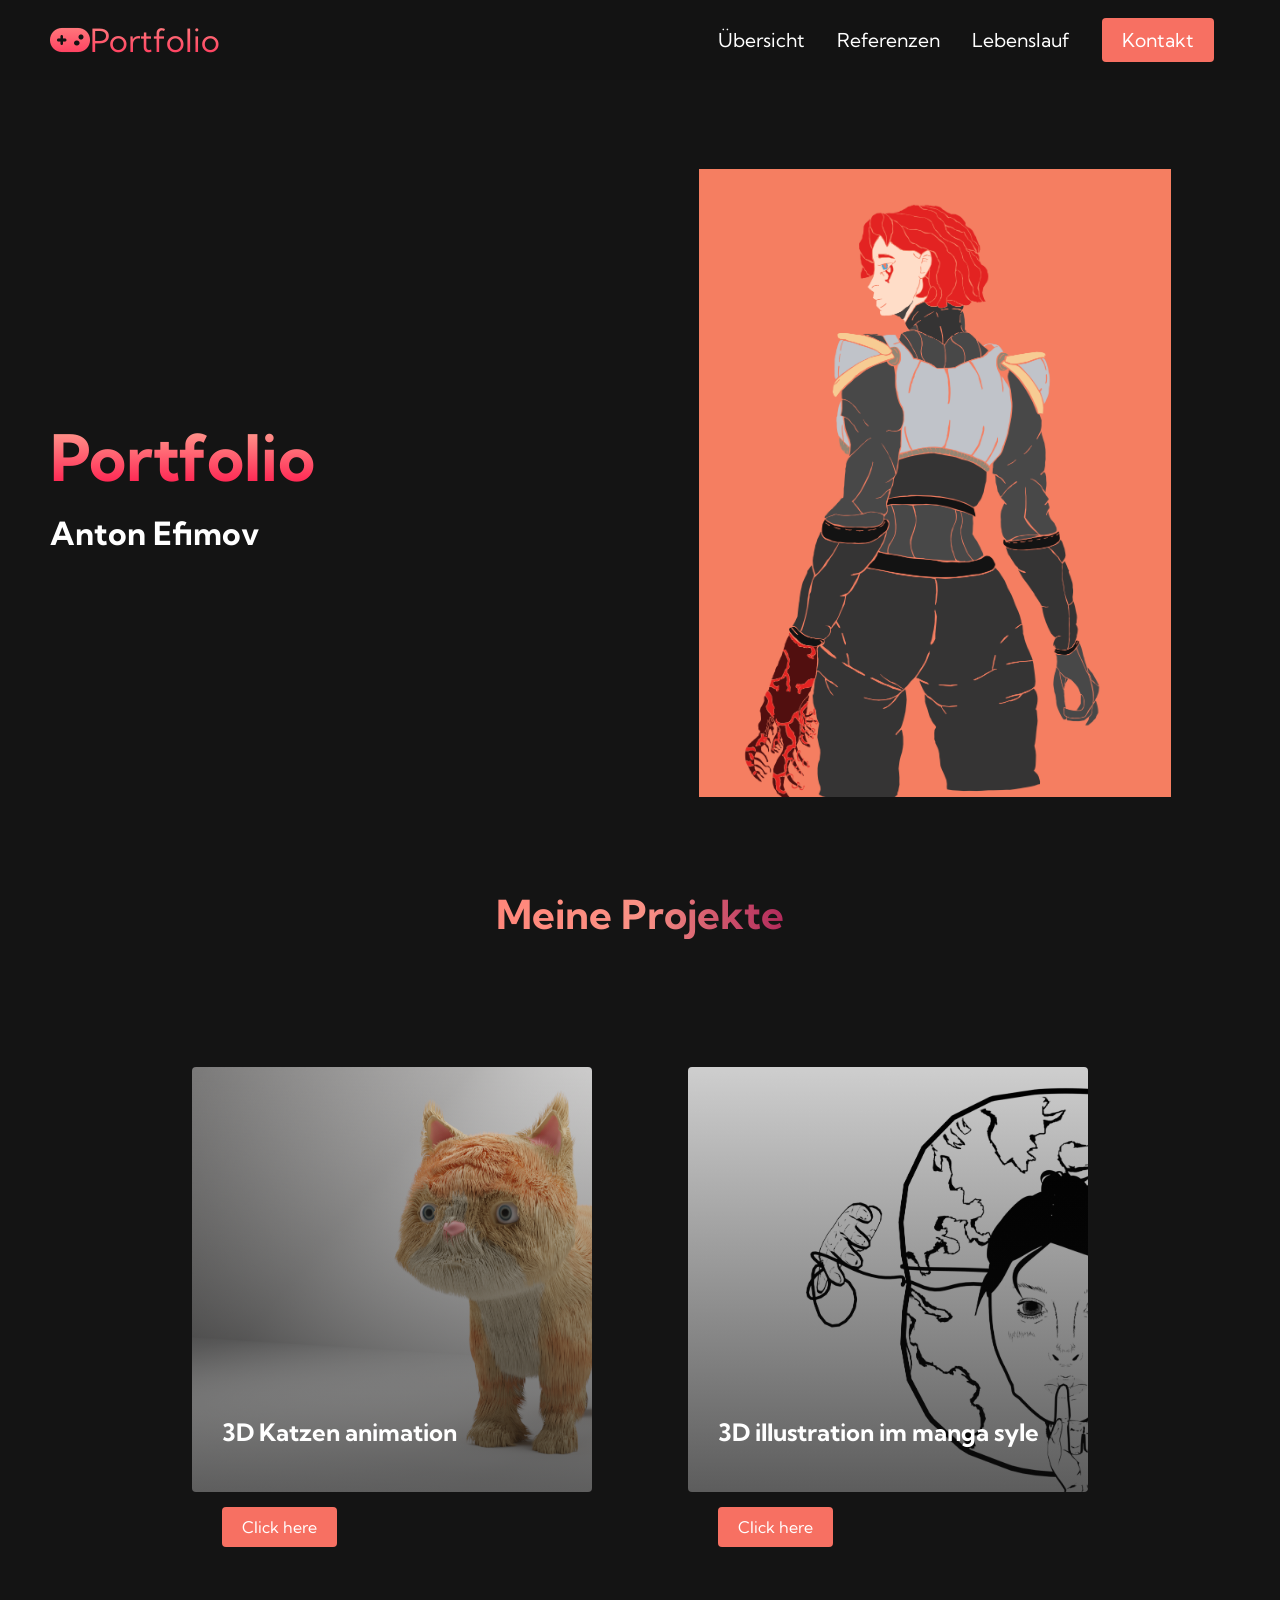
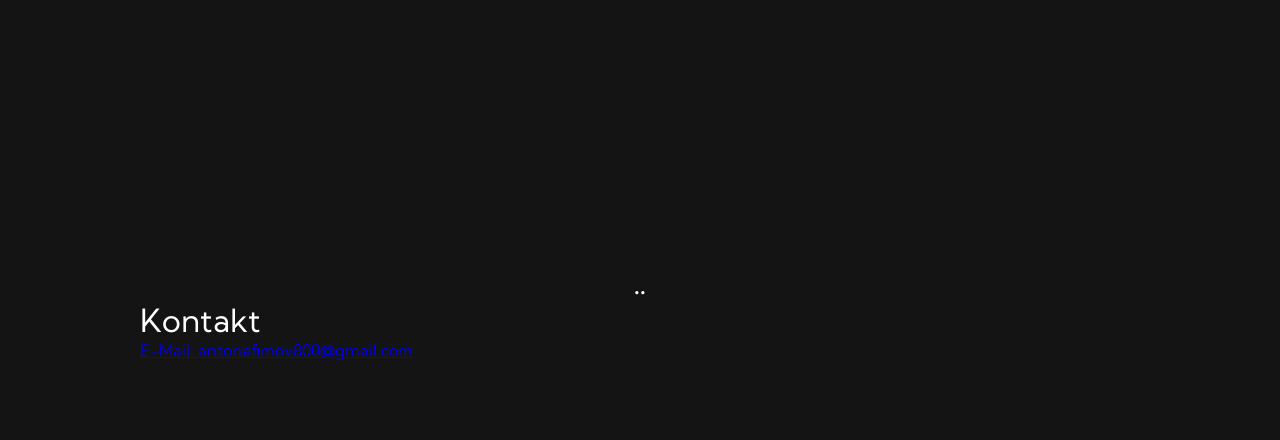
<file: index.html>
<!DOCTYPE html>
<html lang="en">
<head>
  <meta charset="UTF-8" />
  <meta name="viewport" content="width=device-width, 
  initial-scale=1.0"/>
  <title>Projekt RPG</title>
  <link rel="stylesheet" href="Übersicht styles.css"/>
  <link rel="stylesheet" href="https://cdnjs.cloudflare.com/ajax/libs/font-awesome/6.7.2/css/all.min.css" integrity="sha512-Evv84Mr4kqVGRNSgIGL/F/aIDqQb7xQ2vcrdIwxfjThSH8CSR7PBEakCr51Ck+w+/U6swU2Im1vVX0SVk9ABhg==" crossorigin="anonymous" referrerpolicy="no-referrer" />
  
  <link rel="preconnect" href="https://fonts.googleapis.com">
<link rel="preconnect" href="https://fonts.gstatic.com" crossorigin>
<link href="https://fonts.googleapis.com/css2?family=Kumbh+Sans&display=swap" rel="stylesheet">
<link href="file:///C:/Users/efimo/OneDrive/Desktop/Webseite-Arbeitsprope-%20Anton%20Efimov/Portfolio.html">


</head>
 <body>
   <!--Navbar Secktion-->
   <nav class="navbar">
     <div class="navbar__container">
       <a href="" id="navbar__logo">
         <i class="fa-solid fa-gamepad"></i>Portfolio
       </a>

       <div class="navbar__toggle" id="mobile-menu">
         <span class="bar"></span>
         <span class="bar"></span>
         <span class="bar"></span>
       </div>
       <ul class="navbar__menu">
         <li class="navbar__item">
           <a href="index.html" class="navbar__links">Übersicht</a>
         </li>
         <li class="navbar__item">
           <a href="#Projekte" class="navbar__links">Referenzen</a>
         </li>
         <li class="navbar__item">
           <a href="Lebenslauf.html" class="navbar__links">Lebenslauf</a>
         </li>
         <li class="navbar__btn">
           <a href="#Kontakt" class="button">Kontakt</a>
         </li>
        </ul>
     </div>
   </nav>
    
   <!--Hero Section-->
   <div class="main">
     <div class="main__container">
       <div class="main__content">
         <h1>Portfolio</h1>
         <h2></h2>
         <p>Anton Efimov</p>
         </div>
         <div class="main__img--container">
         <img src='bilder/pose 3.png' alt="pic" id="main__img">
        </div>
     </div>
   </div>

   <!--Services Section-->
   <div class="services">
    <h1>Meine Projekte</h1>
    <div class="services__container" id="Projekte">
       <a href="Portfolio copy.html" class="services__card">
        <h2>3D Katzen animation</h2>
        <p></p>
        <button>Click here</button>
       </a>
        <a href="Portfolio.html" class="services__card">
         <h2>3D illustration im manga syle</h2>
         <p></p>
         <button>Click here</button>
        </a>
   </div>
   </div>

   <!--Footer Sektion-->
   <div class="footer__container" id="Kontakt">
   <div class="footer__links">
    <div class="footer__links--wrapper">
     <div class="footer__link--items">
      <h2></h2>
      <a href=""></a>
      <a href=""></a>
      <a href=""></a>
      <a href=""></a>
      <a href=""></a>
     </div>
     <div class="footer__link--items">
      <h2></h2>
      <a href=""></a>
      <a href=""></a>
      <a href=""></a>
      <a href=""></a>
     </div>  
    </div>
    <div class="footer__links--wrapper">
      <div class="footer__link--items">
       <h2>.</h2>
       <a href=""> </a>
       <a href=""></a>
       <a href=""></a>
       <a href=""></a>
      </div>
      <div class="footer__link--items">
       <h2>.</h2>
       <a href=""></a>
       <a href=""></a>
       <a href=""></a>
       <a href=""></a>
      </div>  
     </div>
   </div>
   <div class="social__media">
    <div class="social__media--wrap">
      <div class="footer__logo">
        <a href="" id="footer__logo"><i class=fas
          fa-gem></i>Kontakt</a>
      </div>
      <p class="website__rights"><a href="mailto:antonefimov800@gmail.com">E-Mail: antonefimov800@gmail.com</a></p>
          <a href="" class="social__icon--link" target="_blank">
          </a>
          <a href="" class="social__icon--link" target="_blank">
          </a>
          <a href="" class="social__icon--link" target="_blank">
          </a>
          <a href="" class="social__icon--link" target="_blank">
          </a>
         </div>
    </div>
   </div>
   </div>
   

   <script src="app.js"></script>       
  </body>
</html>
</file>
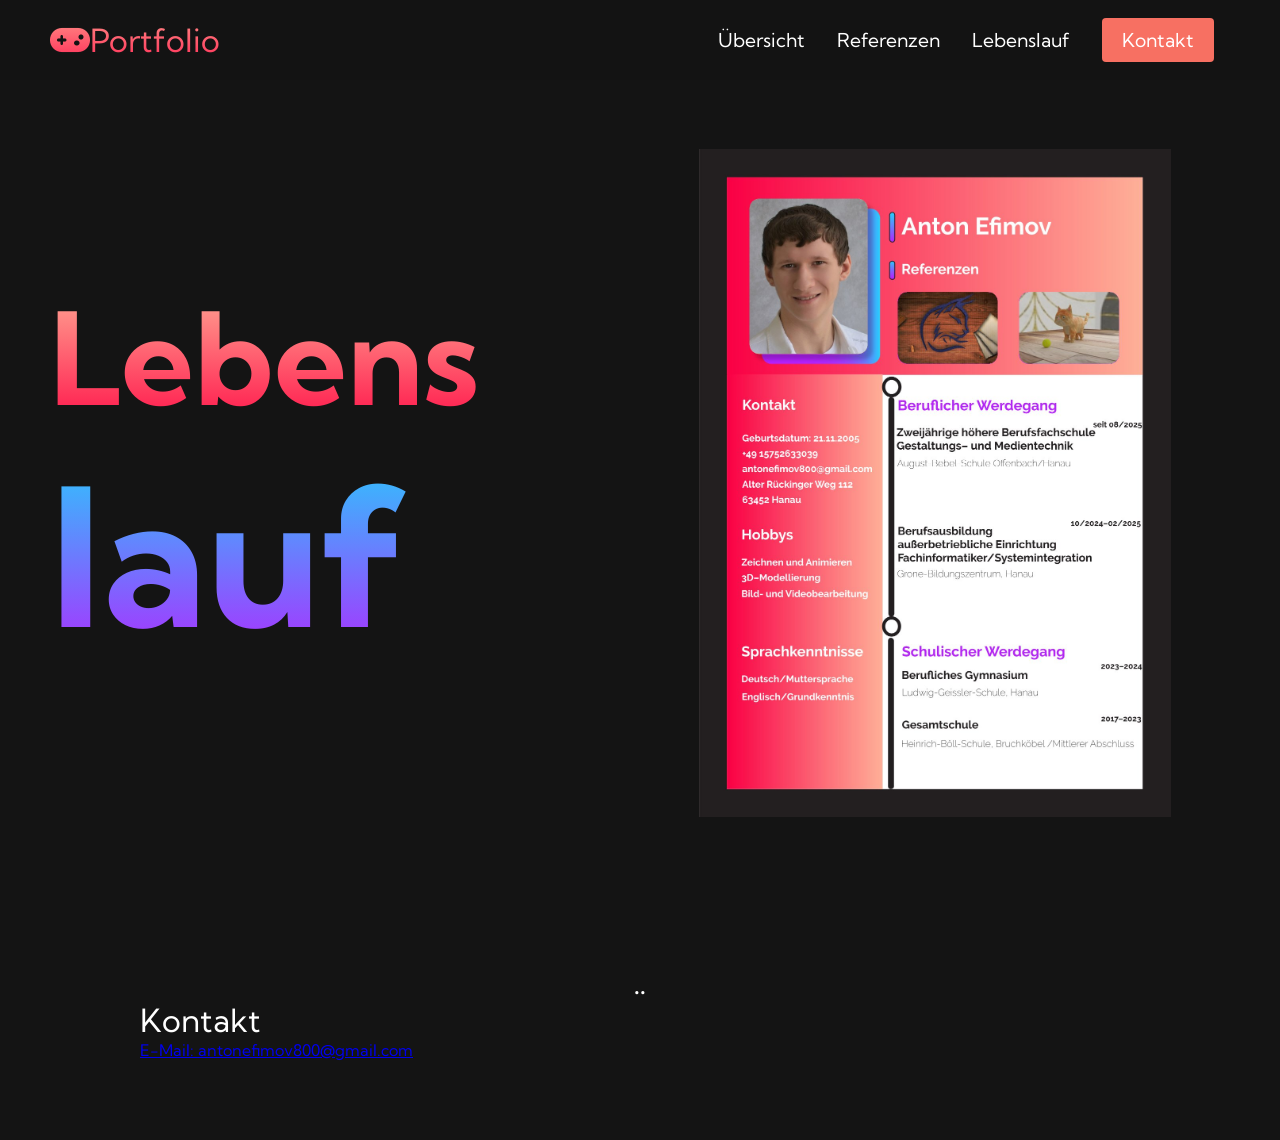
<file: Lebenslauf.html>
<!DOCTYPE html>
<html lang="en">
<head>
  <meta charset="UTF-8" />
  <meta name="viewport" content="width=device-width, 
  initial-scale=1.0"/>
  <title>Projekt RPG</title>
  <link rel="stylesheet" href="Lebenslauf.css"/>
  <link rel="stylesheet" href="https://cdnjs.cloudflare.com/ajax/libs/font-awesome/6.7.2/css/all.min.css" integrity="sha512-Evv84Mr4kqVGRNSgIGL/F/aIDqQb7xQ2vcrdIwxfjThSH8CSR7PBEakCr51Ck+w+/U6swU2Im1vVX0SVk9ABhg==" crossorigin="anonymous" referrerpolicy="no-referrer" />
  
  <link rel="preconnect" href="https://fonts.googleapis.com">
<link rel="preconnect" href="https://fonts.gstatic.com" crossorigin>
<link href="https://fonts.googleapis.com/css2?family=Kumbh+Sans&display=swap" rel="stylesheet">
<link href="file:///C:/Users/efimo/OneDrive/Desktop/Webseite-Arbeitsprope-%20Anton%20Efimov/Portfolio.html">


</head>
 <body>
   <!--Navbar Secktion-->
   <nav class="navbar">
     <div class="navbar__container">
       <a href="" id="navbar__logo">
         <i class="fa-solid fa-gamepad"></i>Portfolio
       </a>

       <div class="navbar__toggle" id="mobile-menu">
         <span class="bar"></span>
         <span class="bar"></span>
         <span class="bar"></span>
       </div>
       <ul class="navbar__menu">
         <li class="navbar__item">
           <a href="index.html" class="navbar__links">Übersicht</a>
         </li>
         <li class="navbar__item">
           <a href="#Projekte" class="navbar__links">Referenzen</a>
         </li>
         <li class="navbar__item">
           <a href="Lebenslauf.html" class="navbar__links">Lebenslauf</a>
         </li>
         <li class="navbar__btn">
           <a href="#Kontakt" class="button">Kontakt</a>
         </li>
        </ul>
     </div>
   </nav>
    
   <!--Hero Section-->
   <div class="main">
     <div class="main__container">
       <div class="main__content">
         <h1>Lebens</h1>
         <h2>lauf</h2>
         <p></p>

         </div>
         <div class="main__img--container">
           <a href="bilder/0.jpg" download>
         <img src='bilder/0.jpg' alt="pic" id="main__img">
         </a>
        </div>
     </div>
   </div>

  

   <!--Footer Sektion-->
   <div class="footer__container" id="Kontakt">
   <div class="footer__links">
    <div class="footer__links--wrapper">
     <div class="footer__link--items">
      <h2></h2>
      <a href=""></a>
      <a href=""></a>
      <a href=""></a>
      <a href=""></a>
      <a href=""></a>
     </div>
     <div class="footer__link--items">
      <h2></h2>
      <a href=""></a>
      <a href=""></a>
      <a href=""></a>
      <a href=""></a>
     </div>  
    </div>
    <div class="footer__links--wrapper">
      <div class="footer__link--items">
       <h2>.</h2>
       <a href=""> </a>
       <a href=""></a>
       <a href=""></a>
       <a href=""></a>
      </div>
      <div class="footer__link--items">
       <h2>.</h2>
       <a href=""></a>
       <a href=""></a>
       <a href=""></a>
       <a href=""></a>
      </div>  
     </div>
   </div>
   <div class="social__media">
    <div class="social__media--wrap">
      <div class="footer__logo">
        <a href="" id="footer__logo"><i class=fas
          fa-gem></i>Kontakt</a>
      </div>
      <p class="website__rights"><a href="mailto:antonefimov800@gmail.com">E-Mail: antonefimov800@gmail.com</a></p>
          <a href="" class="social__icon--link" target="_blank">
          </a>
          <a href="" class="social__icon--link" target="_blank">
          </a>
          <a href="" class="social__icon--link" target="_blank">
          </a>
          <a href="" class="social__icon--link" target="_blank">
          </a>
         </div>
    </div>
   </div>
   </div>
   

   <script src="app.js"></script>       
  </body>
</html>
</file>
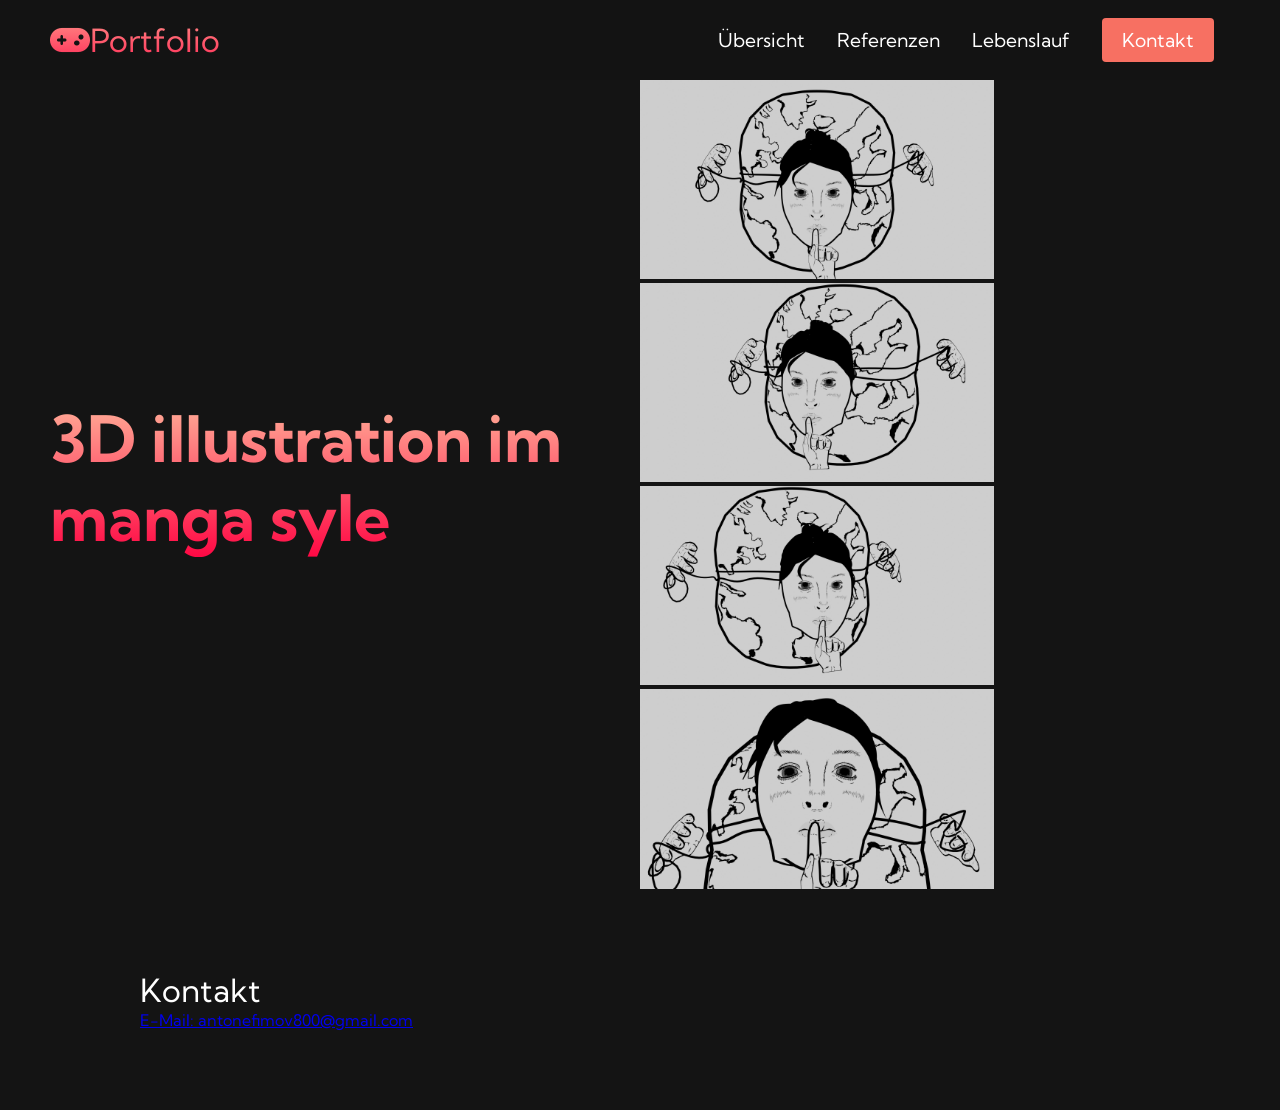
<file: Portfolio.html>
<!DOCTYPE html>
<html lang="en">
<head>
  <meta charset="UTF-8" />
  <meta name="viewport" content="width=device-width, 
  initial-scale=1.0"/>
  <title>Projekt RPG</title>
  <link rel="stylesheet" href="Portfolio styles .css"/>
  <link rel="stylesheet" href="https://cdnjs.cloudflare.com/ajax/libs/font-awesome/6.7.2/css/all.min.css" integrity="sha512-Evv84Mr4kqVGRNSgIGL/F/aIDqQb7xQ2vcrdIwxfjThSH8CSR7PBEakCr51Ck+w+/U6swU2Im1vVX0SVk9ABhg==" crossorigin="anonymous" referrerpolicy="no-referrer" />
  
  <link rel="preconnect" href="https://fonts.googleapis.com">
<link rel="preconnect" href="https://fonts.gstatic.com" crossorigin>
<link href="https://fonts.googleapis.com/css2?family=Kumbh+Sans&display=swap" rel="stylesheet">

</head>
 <body>
   <!--Navbar Secktion-->
   <nav class="navbar">
     <div class="navbar__container" id="Portfolio">
       <a href="" id="navbar__logo">
         <i class="fa-solid fa-gamepad"></i>Portfolio
       </a>

       
       <div class="navbar__toggle" id="mobile-menu">
         <span class="bar"></span>
         <span class="bar"></span>
         <span class="bar"></span>
       </div>
       <ul class="navbar__menu">
         <li class="navbar__item">
           <a href="index.html" class="navbar__links">Übersicht</a>
         </li>
         <li class="navbar__item">
           <a href="Portfolio.html" class="navbar__links">Referenzen</a>
         </li>
         <li class="navbar__item">
           <a href="Lebenslauf.html" class="navbar__links">Lebenslauf</a>
         </li>
         <li class="navbar__btn">
           <a href="#Kontakt" class="button">Kontakt</a>
         </li>
        </ul>
     </div>
   </nav>
    
   <!--Hero Section-->
   <div class="main">
     <div class="main__container">
       <div class="main__content">
         <h1>3D illustration im manga syle</h1>
         <h2></h2>
         <p></p>
         </div>
         <div class="main__img--container">
         <img src='bilder/Bild.png' alt="pic" id="main__img">
         <img src='bilder/Bild 2.png' alt="pic" id="main__img">
         <img src='bilder/Bild 3.png' alt="pic" id="main__img">
         <img src='bilder/Bild 4.png' alt="pic" id="main__img">
        </div>
     </div>
   </div>

  

   
   <!--Footer Sektion-->
   <div class="footer__container" id="Kontakt">
   <div class="footer__links">
    <div class="footer__links--wrapper">
     <div class="footer__link--items">
      <h2> </h2>
      <a href="">  </a>
      <a href=""></a>
      <a href=""></a>
      <a href=""></a>
      <a href="">  </a>
     </div>
     <div class="footer__link--items">
      <h2> </h2>
      <a href=""></a>
      <a href=""></a>
      <a href=""></a>
      <a href=""></a>
     </div>  
    </div>
    <div class="footer__links--wrapper">
      <div class="footer__link--items">
       <h2></h2>
       <a href=""> </a>
       <a href=""></a>
       <a href=""></a>
       <a href=""></a>
      </div>
      <div class="footer__link--items">
       <h2></h2>
       <a href=""></a>
       <a href=""></a>
       <a href=""></a>
       <a href=""></a>
      </div>  
     </div>
   </div>
   <div class="social__media">
    <div class="social__media--wrap">
      <div class="footer__logo">
        <a href="" id="footer__logo"><i class=fas
          fa-gem></i>Kontakt</a>
      </div>
      <p class="website__rights"><a href="mailto:antonefimov800@gmail.com">E-Mail: antonefimov800@gmail.com</a></p>
          <a href="" class="social__icon--link" target="_blank">
          </a>
          <a href="" class="social__icon--link" target="_blank">
          </a>
          <a href="" class="social__icon--link" target="_blank">
          </a>
          <a href="" class="social__icon--link" target="_blank">
          </a>
         </div>
    </div>
   </div>
   </div>
   

   <script src="app.js"></script>       
  </body>
</html>
</file>
<file: Übersicht styles.css>
*{
  box-sizing: border-box;
  margin: 0;
  padding: 0;
  font-family: 'Kumbh Sans', sans-serif;
}

.navbar {
  background: #131313;
  height: 80px;
  display: flex;
  justify-content: center;
  align-items: center;
  font-size: 1.2rem;
  position: sticky;
  top: 0;
  z-index: 999;
}


.navbar__container {
  display: flex;
  justify-content: space-between;
  height: 80px;
  z-index: 1;
  width: 100%;
  max-width: 1300px;
  margin: 0 auto;
  padding: 0 50px;
}

#navbar__logo{
  background-color:#ff8177;
  background-image: linear-gradient(to top, #ff0844 0%, #ffb199 100%);
  background-size: 100%;
  -webkit-background-clip: text;
  -moz-background-clip: text;
  -webkit-text-fill-color: transparent;
  -moz-text-fill-color: transparent;
  display: flex;
  align-items: center;
  cursor: pointer;
  text-decoration: none;
  font-size: 2rem;
}

.fa-gem{
  margin-right: 0.5rem;
}

.navbar__menu{
  display: flex;
  align-items: center;
  list-style: none;
  text-align: center;
}

.navbar__item{
  height: 80px;
}

.navbar__links {
  color: #fff;
  display: flex;
  align-items: center;
  justify-content: center;
  text-decoration: none;
  padding: 0 1rem;
  height: 100%;
}

.navbar__btn {
 display: flex;
 justify-content: center;
 align-items: center;
 padding: 0 1rem;
 width: 100%;
}

.button{
  display: flex;
  justify-content: center;
  align-items: center;
  text-decoration: none;
  padding: 10px 20px;
  height: 100%;
  width: 100%;
  border: none;
  outline: none;
  border-radius: 4px;
  background: #f77062;
  color: #fff;
}

.button:hover{
  background: #4837ff;
  transition: all 0.3s ease;
}

.navbar__links:hover{
  color: #f77062;
  transition: all 0.3s ease;
}

@media screen and (max-width: 960px) {
  .navbar__container {
    display: flex;
    justify-content: space-between;
    align-items: center;
    height: 80px;
    width: 100%;
    max-width: 1300px;
    padding: 0;
    z-index: 10;
  }

  .navbar__menu {
    display: grid;
    grid-template-columns: 1fr;
    width: 100%;
    margin: 0;
    position: absolute;
    top: -100vh;
    opacity: 0;
    transition: all 0.5s ease;
    height: 50vh;
    background: #131313;
    z-index: 1;
  }

  .navbar__menu.active {
    top: 100%;
    opacity: 1;
    z-index: 99;
    font-size: 1.6rem;
  }

  #navbar__logo {
    padding-left: 25px;
  }

  
  .navbar__toggle .bar {
    display: block;
    width: 25px;
    height: 3px;
    margin: 5px auto;
    background: #fff;
    cursor: pointer;
    transition: all 0.3s ease-in-out;
  }

  .navbar__item {
    width: 100%;
  }

  .navbar__links {
    display: flex;
    justify-content: center;
    align-items: center;
    padding: 2rem;
    width: 100%;
    text-align: center;
  }

  #mobile-menu {
    position: absolute;
    top: 20%;
    right: 5%;
    transform: translate(5%, 20%);
  }

  .navbar__btn {
    padding-bottom: 2rem;
  }

  .button {
    display: flex;
    justify-content: center;
    align-items: center;
    width: 80%;
    height: 80px;
    margin: 0 auto;
  }

 
  #mobile-menu.is-active .bar:nth-child(2) {
    opacity: 0;
  }

  #mobile-menu.is-active .bar:nth-child(1) {
    transform: translateY(8px) rotate(45deg);
  }

  #mobile-menu.is-active .bar:nth-child(3) {
    transform: translateY(-8px) rotate(-45deg);
  }
}


/*Hero Section CSS*/
.main {
  background-color: #141414;
}

.main__container {
  display: grid;
  grid-template-columns: 1fr 1fr;
  align-items: center;
  justify-self: center;
  margin: 0 auto;
  height: 90vh;
  background-color: #141414;
  z-index: 1;
  width: 100%;
  max-width: 1300px;
  padding: 0 50px;
}

.main__content h1 {
  font-size: 4rem;
  background-color: #ff8177;
  background-image: linear-gradient(to top, #ff0844 0%, #ffb199 100%);
  background-size: 100%;
  -webkit-background-clip: text;
  -moz-background-clip: text;
  background-clip: text;
  -webkit-text-fill-color: transparent;
  -moz-text-fill-color: transparent;
}

.main__content h2 {
  font-size: 4rem;
  background-color: #ff8177;
  background-image: linear-gradient(to top, #b721ff 0%, #21d4fd 100%);
  background-size: 100%;
  -webkit-background-clip: text;
  -moz-background-clip: text;
  background-clip: text;
  -webkit-text-fill-color: transparent;
  -moz-text-fill-color: transparent;
}

.main__content p{
  margin-top: 1rem;
  font-size: 2rem;
  font-weight:700;
  color: #fff;
}


.main__img--container {
  text-align: center;
}

#main__img{
  height: 80%;
  width: 80%;
}

/*Mobile*/
@media screen and (max-width: 768px) {
  .main__container{
    display: grid;
    grid-template-columns: auto;
    align-items: center;
    justify-self: center;
    width: 100%;
    margin: 0 auto;
    height: 90vh;
  }

  .main__content {
    text-align: center;
    margin-bottom: 4rem;
  }

  .main__content h1 {
    font-size: 2.5rem;
    margin-top: 2rem;
  }

  .main__content h2 {
    font-size: 3rem;
  }

  .main__content p {
  margin-top: 1rem;
  font-size: 1.5rem;
  }
  
}


@media screen and (max-width: 480px) {
  .main__content h1 {
    font-size: 2rem;
    margin-top: 3rem;
  }

  .main__content h2 {
    font-size: 2rem;
  }

  .main__content p {
  margin-top: 2rem;
  font-size: 1.5rem;
  }

  .main__btn{
     padding: 12px 36px;
     margin: 2.5rem 0;
  }

}

/*Servies Section CSS */
.services {
  background: #141414;
  display: flex;
  flex-direction: column;
  align-items: center;
  height: 100vh;
}

.services h1 {
  background-color: #ff8177;
  background-image: linear-gradient(
    to right,
     #ff8177 0%,
     #ff867a 0%,
     #ff8c7f 21%,
     #f99185 52%,
     #cf556c 78%,
     #b12a5b 100%
   );
   background-size: 100%;
   margin-bottom: 5rem;
   font-size: 2.5rem;
   -webkit-background-clip: text;
   -moz-background-clip: text;
   background-clip: text;
   -webkit-text-fill-color: transparent;
   -moz-text-fill-color: transparent;
}

.services__container{
  display: flex;
  justify-content: center;
  flex-wrap: wrap;
}

.services__card {
  margin: 3rem;
  height: 425px;
  width: 400px;
  border-radius : 4px;
  background-image: linear-gradient(to bottom, rgba(0,0,0,0) 0%, rgba(17,
  17,17, 0.6) 100%), url('bilder/katze.png');
  background-size: cover;
  position: relative;
  color: #fff;
}

.services__card:nth-child(2) {
  background-image: linear-gradient(
    to bottom,
    rgba(0,0,0,0) 0%,
    rgba(17,17,17,0.6) 100%
  ),
  url('bilder/Bild.png');
}

.services h2 {
  position:absolute;
  top: 350px;
  left: 30px;
}

.services__card p {
  position: absolute;
  top: 400px;
  left: 30px;
}

.services__card button{
  color: #fff;
  padding: 10px 20px;
  border: none;
  outline: none;
  border-radius: 4px;
  background: #f77062;
  position: absolute;
  top: 440px;
  left: 30px;
  font-size: 1rem;
  cursor: pointer;
}

.services__card:hover {
  transform: scale(1.075);
  transition: 0.2s ease-in;
  cursor: pointer;
}

@media screen and (max-width: 960px) {
  .services {
    height: 1600px;
  }

  .services h1 {
    font-size: 2rem;
    margin-top: 12rem;
  }
}

@media screen and (max-width: 480px) {
  .services{
    height: 1400px;
  }

  .services h1 {
    font-size: 1.2rem;
  }

  .services__card {
    width: 300px;
  }
}

/* Footer CSS */
.footer__container{
  background-color: #141414;
  padding: 5rem 0;
  display: flex;
  flex-direction: column;
  justify-content: center;
  align-items: center;
}

#footer__logo {
  color: #fff;
  display: flex;
  align-items: center;
  cursor: pointer;
  text-decoration: none;
  font-size: 2rem;
}

.footer__links {
  width: 100%;
  max-width: 1000px;
  display: flex;
  justify-content: center;
  color: #fff;
}

.footer__links--wrapper{
  display: flex;
}

.footer__links--items{
  display:flex ;
  flex-direction: column;
  align-items: flex-start;
  width: 160px;
  text-align: left;
  width: 160px;
  box-sizing: border-box;
}

.footer__links--items h2 {
  margin-bottom: 16px;
}

.footer__links--items > h2 {
  color: #fff;
}

.footer__link--items a {
  color: #fff;
  text-decoration: none;
  margin-bottom: 0.5rem;
}

.footer__links--items a:hover {
  color: #e9e9e9;
  transition: 0.3s ease-out;
}

/* Social Icons*/
.social__icons--link {
  color: #fff;
  font-size: 24px;
}

.social__media {
  max-width: 1000px;
  width: 100%;
}

.social__media--warp {
  display: flex;
  justify-content: space-between;
  align-items: center;
  width: 90%;
  max-width: 1000px;
  margin: 40px auto 0 auto;
}

.social__icons {
  display: flex;
  justify-content: space-between;
  align-items: center;
  width: 240px;
}

.social__logo {
  color: #fff;
  justify-self: flex-start;
  margin-left: 20px;
  cursor: pointer;
  text-decoration: none;
  font-size: 2rem;
  display: flex;
  align-items: center;
  margin-bottom: 16px;
}

.website__rights {
  color: #fff;
}

@media screen and (max-width: 820px) {
 .footer__links {
  padding-top: 2rem;
 }

 #footer__logo {
  margin-bottom: 2rem;
 }

 .website__rights {
  margin-bottom: 2rem;
 }

 .footer__links--wrapper {
  flex-direction: column;
 }

 .social__media--warp {
  flex-direction: column;
 }
}

@media screen and (max-width: 480px) {
  .footer__link--items {
    margin: 0;
    padding: 10px;
    width: 100%;
  }
}
</file>
<file: Lebenslauf.css>
*{
  box-sizing: border-box;
  margin: 0;
  padding: 0;
  font-family: 'Kumbh Sans', sans-serif;
}

.navbar {
  background: #131313;
  height: 80px;
  display: flex;
  justify-content: center;
  align-items: center;
  font-size: 1.2rem;
  position: sticky;
  top: 0;
  z-index: 999;
}


.navbar__container {
  display: flex;
  justify-content: space-between;
  height: 80px;
  z-index: 1;
  width: 100%;
  max-width: 1300px;
  margin: 0 auto;
  padding: 0 50px;
}

#navbar__logo{
  background-color:#ff8177;
  background-image: linear-gradient(to top, #ff0844 0%, #ffb199 100%);
  background-size: 100%;
  -webkit-background-clip: text;
  -moz-background-clip: text;
  -webkit-text-fill-color: transparent;
  -moz-text-fill-color: transparent;
  display: flex;
  align-items: center;
  cursor: pointer;
  text-decoration: none;
  font-size: 2rem;
}

.fa-gem{
  margin-right: 0.5rem;
}

.navbar__menu{
  display: flex;
  align-items: center;
  list-style: none;
  text-align: center;
}

.navbar__item{
  height: 80px;
}

.navbar__links {
  color: #fff;
  display: flex;
  align-items: center;
  justify-content: center;
  text-decoration: none;
  padding: 0 1rem;
  height: 100%;
}

.navbar__btn {
 display: flex;
 justify-content: center;
 align-items: center;
 padding: 0 1rem;
 width: 100%;
}

.button{
  display: flex;
  justify-content: center;
  align-items: center;
  text-decoration: none;
  padding: 10px 20px;
  height: 100%;
  width: 100%;
  border: none;
  outline: none;
  border-radius: 4px;
  background: #f77062;
  color: #fff;
}

.button:hover{
  background: #4837ff;
  transition: all 0.3s ease;
}

.navbar__links:hover{
  color: #f77062;
  transition: all 0.3s ease;
}

@media screen and (max-width: 960px) {
  .navbar__container {
    display: flex;
    justify-content: space-between;
    align-items: center;
    height: 80px;
    width: 100%;
    max-width: 1300px;
    padding: 0;
    z-index: 10;
  }

  .navbar__menu {
    display: grid;
    grid-template-columns: 1fr;
    width: 100%;
    margin: 0;
    position: absolute;
    top: -100vh;
    opacity: 0;
    transition: all 0.5s ease;
    height: 50vh;
    background: #131313;
    z-index: 1;
  }

  .navbar__menu.active {
    top: 100%;
    opacity: 1;
    z-index: 99;
    font-size: 1.6rem;
  }

  #navbar__logo {
    padding-left: 25px;
  }

  
  .navbar__toggle .bar {
    display: block;
    width: 25px;
    height: 3px;
    margin: 5px auto;
    background: #fff;
    cursor: pointer;
    transition: all 0.3s ease-in-out;
  }

  .navbar__item {
    width: 100%;
  }

  .navbar__links {
    display: flex;
    justify-content: center;
    align-items: center;
    padding: 2rem;
    width: 100%;
    text-align: center;
  }

  #mobile-menu {
    position: absolute;
    top: 20%;
    right: 5%;
    transform: translate(5%, 20%);
  }

  .navbar__btn {
    padding-bottom: 2rem;
  }

  .button {
    display: flex;
    justify-content: center;
    align-items: center;
    width: 80%;
    height: 80px;
    margin: 0 auto;
  }

 
  #mobile-menu.is-active .bar:nth-child(2) {
    opacity: 0;
  }

  #mobile-menu.is-active .bar:nth-child(1) {
    transform: translateY(8px) rotate(45deg);
  }

  #mobile-menu.is-active .bar:nth-child(3) {
    transform: translateY(-8px) rotate(-45deg);
  }
}


/*Hero Section CSS*/
.main {
  background-color: #141414;
}

.main__container {
  display: grid;
  grid-template-columns: 1fr 1fr;
  align-items: center;
  justify-self: center;
  margin: 0 auto;
  height: 90vh;
  background-color: #141414;
  z-index: 1;
  width: 100%;
  max-width: 1300px;
  padding: 0 50px;
}

.main__content h1 {
  font-size: 8rem;
  background-color: #ff8177;
  background-image: linear-gradient(to top, #ff0844 0%, #ffb199 100%);
  background-size: 100%;
  -webkit-background-clip: text;
  -moz-background-clip: text;
  background-clip: text;
  -webkit-text-fill-color: transparent;
  -moz-text-fill-color: transparent;
}

.main__content h2 {
  font-size: 12rem;
  background-color: #ff8177;
  background-image: linear-gradient(to top, #b721ff 0%, #21d4fd 100%);
  background-size: 100%;
  -webkit-background-clip: text;
  -moz-background-clip: text;
  background-clip: text;
  -webkit-text-fill-color: transparent;
  -moz-text-fill-color: transparent;
}

.main__content p{
  margin-top: 1rem;
  font-size: 2rem;
  font-weight:700;
  color: #fff;
}


.main__img--container {
  text-align: center;
}

#main__img{
  height: 80%;
  width: 80%;
}

/*Mobile*/
@media screen and (max-width: 768px) {
  .main__container{
    display: grid;
    grid-template-columns: auto;
    align-items: center;
    justify-self: center;
    width: 100%;
    margin: 0 auto;
    height: 90vh;
  }

  .main__content {
    text-align: center;
    margin-bottom: 4rem;
  }

  .main__content h1 {
    font-size: 5rem;
    margin-top: 2rem;
  }

  .main__content h2 {
    font-size: 9rem;
  }

  .main__content p {
  margin-top: 1rem;
  font-size: 1.5rem;
  }
  
}


@media screen and (max-width: 480px) {
  .main__content h1 {
    font-size: 2rem;
    margin-top: 3rem;
  }

  .main__content h2 {
    font-size: 2rem;
  }

  .main__content p {
  margin-top: 2rem;
  font-size: 1.5rem;
  }

  .main__btn{
     padding: 12px 36px;
     margin: 2.5rem 0;
  }

}

/*Servies Section CSS */
.services {
  background: #141414;
  display: flex;
  flex-direction: column;
  align-items: center;
  height: 100vh;
}

.services h1 {
  background-color: #ff8177;
  background-image: linear-gradient(
    to right,
     #ff8177 0%,
     #ff867a 0%,
     #ff8c7f 21%,
     #f99185 52%,
     #cf556c 78%,
     #b12a5b 100%
   );
   background-size: 100%;
   margin-bottom: 5rem;
   font-size: 2.5rem;
   -webkit-background-clip: text;
   -moz-background-clip: text;
   background-clip: text;
   -webkit-text-fill-color: transparent;
   -moz-text-fill-color: transparent;
}

.services__container{
  display: flex;
  justify-content: center;
  flex-wrap: wrap;
}

.services__card {
  margin: 3rem;
  height: 425px;
  width: 400px;
  border-radius : 4px;
  background-image: linear-gradient(to bottom, rgba(0,0,0,0) 0%, rgba(17,
  17,17, 0.6) 100%), url('bilder/katze.png');
  background-size: cover;
  position: relative;
  color: #fff;
}

.services__card:nth-child(2) {
  background-image: linear-gradient(
    to bottom,
    rgba(0,0,0,0) 0%,
    rgba(17,17,17,0.6) 100%
  ),
  url('bilder/Bild.png');
}

.services h2 {
  position:absolute;
  top: 350px;
  left: 30px;
}

.services__card p {
  position: absolute;
  top: 400px;
  left: 30px;
}

.services__card button{
  color: #fff;
  padding: 10px 20px;
  border: none;
  outline: none;
  border-radius: 4px;
  background: #f77062;
  position: absolute;
  top: 440px;
  left: 30px;
  font-size: 1rem;
  cursor: pointer;
}

.services__card:hover {
  transform: scale(1.075);
  transition: 0.2s ease-in;
  cursor: pointer;
}

@media screen and (max-width: 960px) {
  .services {
    height: 1600px;
  }

  .services h1 {
    font-size: 2rem;
    margin-top: 12rem;
  }
}

@media screen and (max-width: 480px) {
  .services{
    height: 1400px;
  }

  .services h1 {
    font-size: 1.2rem;
  }

  .services__card {
    width: 300px;
  }
}

/* Footer CSS */
.footer__container{
  background-color: #141414;
  padding: 5rem 0;
  display: flex;
  flex-direction: column;
  justify-content: center;
  align-items: center;
}

#footer__logo {
  color: #fff;
  display: flex;
  align-items: center;
  cursor: pointer;
  text-decoration: none;
  font-size: 2rem;
}

.footer__links {
  width: 100%;
  max-width: 1000px;
  display: flex;
  justify-content: center;
  color: #fff;
}

.footer__links--wrapper{
  display: flex;
}

.footer__links--items{
  display:flex ;
  flex-direction: column;
  align-items: flex-start;
  width: 160px;
  text-align: left;
  width: 160px;
  box-sizing: border-box;
}

.footer__links--items h2 {
  margin-bottom: 16px;
}

.footer__links--items > h2 {
  color: #fff;
}

.footer__link--items a {
  color: #fff;
  text-decoration: none;
  margin-bottom: 0.5rem;
}

.footer__links--items a:hover {
  color: #e9e9e9;
  transition: 0.3s ease-out;
}

/* Social Icons*/
.social__icons--link {
  color: #fff;
  font-size: 24px;
}

.social__media {
  max-width: 1000px;
  width: 100%;
}

.social__media--warp {
  display: flex;
  justify-content: space-between;
  align-items: center;
  width: 90%;
  max-width: 1000px;
  margin: 40px auto 0 auto;
}

.social__icons {
  display: flex;
  justify-content: space-between;
  align-items: center;
  width: 240px;
}

.social__logo {
  color: #fff;
  justify-self: flex-start;
  margin-left: 20px;
  cursor: pointer;
  text-decoration: none;
  font-size: 2rem;
  display: flex;
  align-items: center;
  margin-bottom: 16px;
}

.website__rights {
  color: #fff;
}

@media screen and (max-width: 820px) {
 .footer__links {
  padding-top: 2rem;
 }

 #footer__logo {
  margin-bottom: 2rem;
 }

 .website__rights {
  margin-bottom: 2rem;
 }

 .footer__links--wrapper {
  flex-direction: column;
 }

 .social__media--warp {
  flex-direction: column;
 }
}

@media screen and (max-width: 480px) {
  .footer__link--items {
    margin: 0;
    padding: 10px;
    width: 100%;
  }
}
</file>
<file: Portfolio styles .css>
*{
  box-sizing: border-box;
  margin: 0;
  padding: 0;
  font-family: 'Kumbh Sans', sans-serif;
}

.navbar {
  background: #131313;
  height: 80px;
  display: flex;
  justify-content: center;
  align-items: center;
  font-size: 1.2rem;
  position: sticky;
  top: 0;
  z-index: 999;
}


.navbar__container {
  display: flex;
  justify-content: space-between;
  height: 80px;
  z-index: 1;
  width: 100%;
  max-width: 1300px;
  margin: 0 auto;
  padding: 0 50px;
}

#navbar__logo{
  background-color:#ff8177;
  background-image: linear-gradient(to top, #ff0844 0%, #ffb199 100%);
  background-size: 100%;
  -webkit-background-clip: text;
  -moz-background-clip: text;
  background-clip: text;
  -webkit-text-fill-color: transparent;
  -moz-text-fill-color: transparent;
  display: flex;
  align-items: center;
  cursor: pointer;
  text-decoration: none;
  font-size: 2rem;
}

.fa-gem{
  margin-right: 0.5rem;
}

.navbar__menu{
  display: flex;
  align-items: center;
  list-style: none;
  text-align: center;
}

.navbar__item{
  height: 80px;
}

.navbar__links {
  color: #fff;
  display: flex;
  align-items: center;
  justify-content: center;
  text-decoration: none;
  padding: 0 1rem;
  height: 100%
}

.navbar__btn {
 display: flex;
 justify-content: center;
 align-items: center;
 padding: 0 1rem;
 width: 100%;
}

.button{
  display: flex;
  justify-content: center;
  align-items: center;
  text-decoration: none;
  padding: 10px 20px;
  height: 100%;
  width: 100%;
  border: none;
  outline: none;
  border-radius: 4px;
  background: #f77062;
  color: #fff;
}

.button:hover{
  background: #4837ff;
  transition: all 0.3s ease;
}

.navbar__links:hover{
  color: #f77062;
  transition: all 0.3s ease;
}

@media screen and (max-width: 960px) {
  .navbar__container {
    display: flex;
    justify-content: space-between;
    align-items: center;
    height: 80px;
    width: 100%;
    max-width: 1300px;
    padding: 0;
    z-index: 10;
  }

  .navbar__menu {
    display: grid;
    grid-template-columns: 1fr;
    width: 100%;
    margin: 0;
    position: absolute;
    top: -100vh;
    opacity: 0;
    transition: all 0.5s ease;
    height: 50vh;
    background: #131313;
    z-index: 1;
  }

  .navbar__menu.active {
    top: 100%;
    opacity: 1;
    z-index: 99;
    font-size: 1.6rem;
  }

  #navbar__logo {
    padding-left: 25px;
  }

  
  .navbar__toggle .bar {
    display: block;
    width: 25px;
    height: 3px;
    margin: 5px auto;
    background: #fff;
    cursor: pointer;
    transition: all 0.3s ease-in-out;
  }

  .navbar__item {
    width: 100%;
  }

  .navbar__links {
    display: flex;
    justify-content: center;
    align-items: center;
    padding: 2rem;
    width: 100%;
    text-align: center;
  }

  #mobile-menu {
    position: absolute;
    top: 20%;
    right: 5%;
    transform: translate(5%, 20%);
  }

  .navbar__btn {
    padding-bottom: 2rem;
  }

  .button {
    display: flex;
    justify-content: center;
    align-items: center;
    width: 80%;
    height: 80px;
    margin: 0 auto;
  }

 
  #mobile-menu.is-active .bar:nth-child(2) {
    opacity: 0;
  }

  #mobile-menu.is-active .bar:nth-child(1) {
    transform: translateY(8px) rotate(45deg);
  }

  #mobile-menu.is-active .bar:nth-child(3) {
    transform: translateY(-8px) rotate(-45deg);
  }
}


/*Hero Section CSS*/
.main {
  background-color: #141414;
}

.main__container {
  display: grid;
  grid-template-columns: 1fr 1fr;
  align-items: center;
  justify-self: center;
  margin: 0 auto;
  height: 90vh;
  background-color: #141414;
  z-index: 1;
  width: 100%;
  max-width: 1300px;
  padding: 0 50px;
}

.main__content h1 {
  font-size: 4rem;
  background-color: #ff8177;
  background-image: linear-gradient(to top, #ff0844 0%, #ffb199 100%);
  background-size: 100%;
  -webkit-background-clip: text;
  -moz-background-clip: text;
  background-clip: text;
  -webkit-text-fill-color: transparent;
  -moz-text-fill-color: transparent;
}

.main__content h2 {
  font-size: 4rem;
  background-color: #ff8177;
  background-image: linear-gradient(to top, #b721ff 0%, #21d4fd 100%);
  background-size: 100%;
  -webkit-background-clip: text;
  -moz-background-clip: text;
  background-clip: text;
  -webkit-text-fill-color: transparent;
  -moz-text-fill-color: transparent;
}

.main__content p{
  margin-top: 1rem;
  font-size: 2rem;
  font-weight:700;
  color: #fff;
}





.main__img--container {
  text-align: left;
}

#main__img{
  height: 60%;
  width: 60%;
}

/*Mobile*/
@media screen and (max-width: 768px) {
  .main__container{
    display: grid;
    grid-template-columns: auto;
    align-items: center;
    justify-self: center;
    width: 100%;
    margin: 0 auto;
    height: 90vh;
  }

  .main__content {
    text-align: center;
    margin-bottom: 4rem;
  }

  .main__content h1 {
    font-size: 2.5rem;
    margin-top: 2rem;
  }

  .main__content h2 {
    font-size: 3rem;
  }

  .main__content p {
  margin-top: 1rem;
  font-size: 1.5rem;
  }
  
}


@media screen and (max-width: 480px) {
  .main__content h1 {
    font-size: 2rem;
    margin-top: 3rem;
  }

  .main__content h2 {
    font-size: 2rem;
  }

  .main__content p {
  margin-top: 2rem;
  font-size: 1.5rem;
  }

  .main__btn{
     padding: 12px 36px;
     margin: 2.5rem 0;
  }

}

/*Servies Section CSS */
.services {
  background: #141414;
  display: flex;
  flex-direction: column;
  align-items: center;
  height: 100vh;
}

.services h1 {
  background-color: #ff8177;
  background-image: linear-gradient(
    to right,
     #ff8177 0%,
     #ff867a 0%,
     #ff8c7f 21%,
     #f99185 52%,
     #cf556c 78%,
     #b12a5b 100%
   );
   background-size: 100%;
   margin-bottom: 5rem;
   font-size: 2.5rem;
   -webkit-background-clip: text;
   -moz-background-clip: text;
   background-clip: text;
   -webkit-text-fill-color: transparent;
   -moz-text-fill-color: transparent;
}

.services__container{
  display: flex;
  justify-content: center;
  flex-wrap: wrap;
}

.services__card {
  margin: 1rem;
  height: 425px;
  width: 400px;
  border-radius : 4px;
  background-image: linear-gradient(to bottom, rgba(0,0,0,0) 0%, rgba(17,
  17,17, 0.6) 100%), url('bilder/katze.png');
  background-size: cover;
  position: relative;
  color: #fff;
}

.services__card:nth-child(2) {
  background-image: linear-gradient(
    to bottom,
    rgba(0,0,0,0) 0%,
    rgba(17,17,17,0.6) 100%
  ),
  url('bilder/Bild.png');
}

.services h2 {
  position:absolute;
  top: 350px;
  left: 30px;
}

.services__card p {
  position: absolute;
  top: 400px;
  left: 30px;
}

.services__card button{
  color: #fff;
  padding: 10px 20px;
  border: none;
  outline: none;
  border-radius: 4px;
  background: #f77062;
  position: absolute;
  top: 440px;
  left: 30px;
  font-size: 1rem;
  cursor: pointer;
}

.services__card:hover {
  transform: scale(1.075);
  transition: 0.2s ease-in;
  cursor: pointer;
}

@media screen and (max-width: 960px) {
  .services {
    height: 1600px;
  }

  .services h1 {
    font-size: 2rem;
    margin-top: 12rem;
  }
}

@media screen and (max-width: 480px) {
  .services{
    height: 1400px;
  }

  .services h1 {
    font-size: 1.2rem;
  }

  .services__card {
    width: 300px;
  }
}

/* Footer CSS */
.footer__container{
  background-color: #141414;
  padding: 5rem 0;
  display: flex;
  flex-direction: column;
  justify-content: center;
  align-items: center;
}

#footer__logo {
  color: #fff;
  display: flex;
  align-items: center;
  cursor: pointer;
  text-decoration: none;
  font-size: 2rem;
}

.footer__links {
  width: 100%;
  max-width: 1000px;
  display: flex;
  justify-content: center;
  color: #fff;
}

.footer__links--wrapper{
  display: flex;
}

.footer__links--items{
  display:flex ;
  flex-direction: column;
  align-items: flex-start;
  width: 160px;
  text-align: left;
  width: 160px;
  box-sizing: border-box;
}

.footer__links--items h2 {
  margin-bottom: 16px;
}

.footer__links--items > h2 {
  color: #fff;
}

.footer__link--items a {
  color: #fff;
  text-decoration: none;
  margin-bottom: 0.5rem;
}

.footer__links--items a:hover {
  color: #e9e9e9;
  transition: 0.3s ease-out;
}

/* Social Icons*/
.social__icons--link {
  color: #fff;
  font-size: 24px;
}

.social__media {
  max-width: 1000px;
  width: 100%;
}

.social__media--warp {
  display: flex;
  justify-content: space-between;
  align-items: center;
  width: 90%;
  max-width: 1000px;
  margin: 40px auto 0 auto;
}

.social__icons {
  display: flex;
  justify-content: space-between;
  align-items: center;
  width: 240px;
}

.social__logo {
  color: #fff;
  justify-self: flex-start;
  margin-left: 20px;
  cursor: pointer;
  text-decoration: none;
  font-size: 2rem;
  display: flex;
  align-items: center;
  margin-bottom: 16px;
}

.website__rights {
  color: #fff;
}

@media screen and (max-width: 820px) {
 .footer__links {
  padding-top: 2rem;
 }

 #footer__logo {
  margin-bottom: 2rem;
 }

 .website__rights {
  margin-bottom: 2rem;
 }

 .footer__links--wrapper {
  flex-direction: column;
 }

 .social__media--warp {
  flex-direction: column;
 }
}

@media screen and (max-width: 480px) {
  .footer__link--items {
    margin: 0;
    padding: 10px;
    width: 100%;
  }
}
</file>
